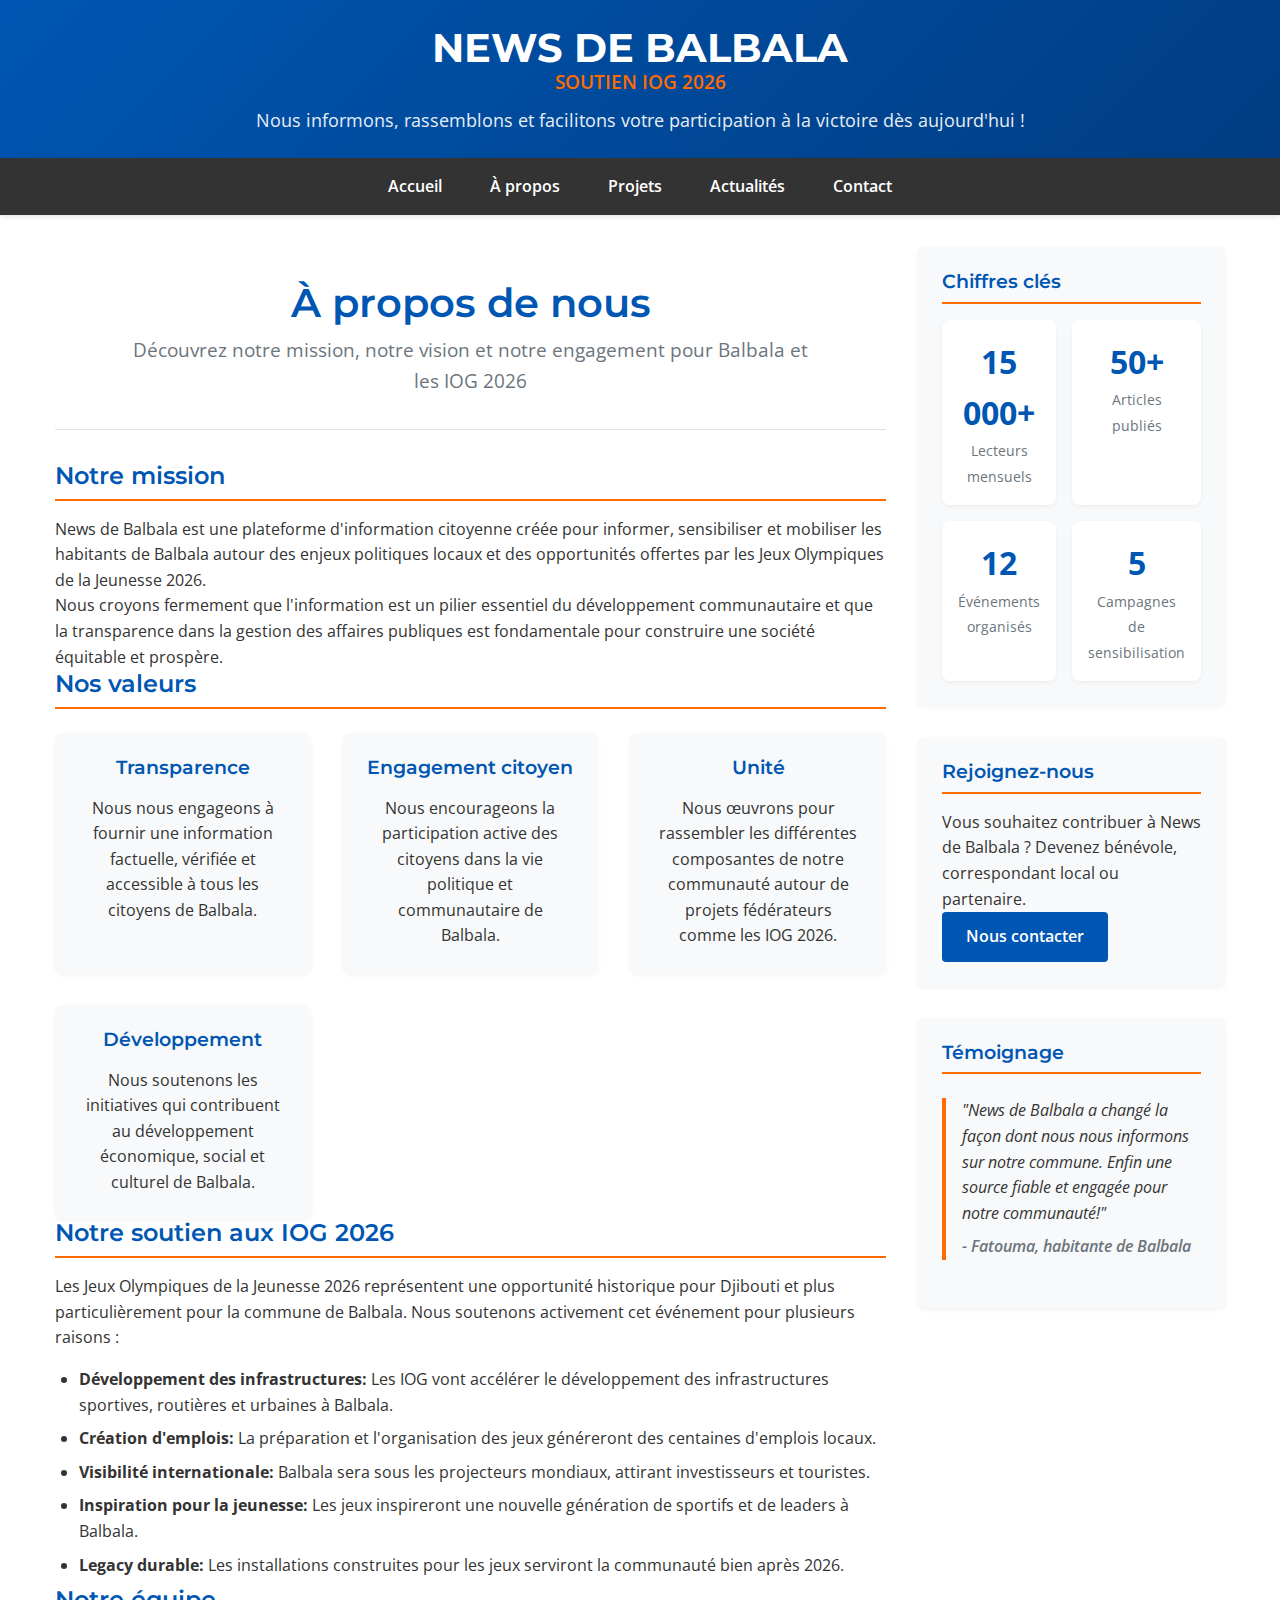
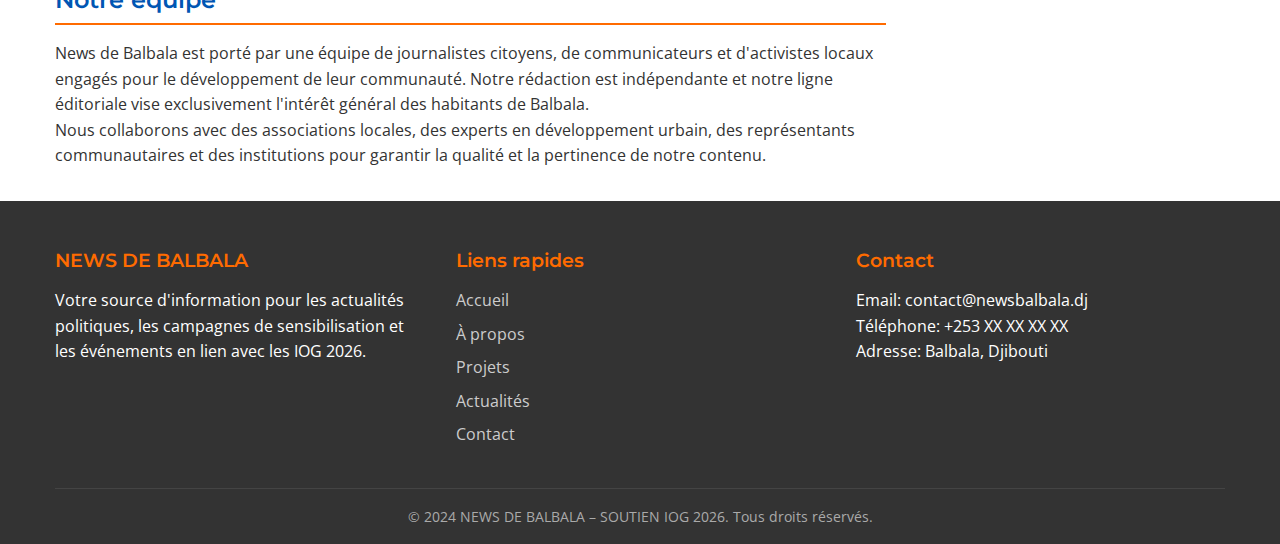
<file: about.html>
<!DOCTYPE html>
<html lang="fr">
<head>
    <meta charset="UTF-8">
    <meta name="viewport" content="width=device-width, initial-scale=1.0">
    <title>À propos - NEWS DE BALBALA</title>
    <link rel="stylesheet" href="style.css">
    <link href="https://fonts.googleapis.com/css2?family=Montserrat:wght@400;600;700&family=Open+Sans:wght@400;600&display=swap" rel="stylesheet">
</head>
<body>
    <header>
        <div class="container">
            <div class="logo-header">
                <h1>NEWS DE BALBALA</h1>
                <p class="tagline">SOUTIEN IOG 2026</p>
            </div>
            <p class="slogan">Nous informons, rassemblons et facilitons votre participation à la victoire dès aujourd'hui !</p>
        </div>
    </header>

    <nav>
        <div class="container">
            <ul>
                <li><a href="index.html">Accueil</a></li>
                <li><a href="about.html">À propos</a></li>
                <li><a href="projects.html">Projets</a></li>
                <li><a href="news.html">Actualités</a></li>
                <li><a href="contact.html">Contact</a></li>
            </ul>
        </div>
    </nav>

    <div class="container main-content">
        <main>
            <section class="page-header">
                <h1>À propos de nous</h1>
                <p>Découvrez notre mission, notre vision et notre engagement pour Balbala et les IOG 2026</p>
            </section>

            <section class="about-content">
                <div class="about-intro">
                    <h2>Notre mission</h2>
                    <p>News de Balbala est une plateforme d'information citoyenne créée pour informer, sensibiliser et mobiliser les habitants de Balbala autour des enjeux politiques locaux et des opportunités offertes par les Jeux Olympiques de la Jeunesse 2026.</p>
                    
                    <p>Nous croyons fermement que l'information est un pilier essentiel du développement communautaire et que la transparence dans la gestion des affaires publiques est fondamentale pour construire une société équitable et prospère.</p>
                </div>

                <div class="about-values">
                    <h2>Nos valeurs</h2>
                    <div class="values-grid">
                        <div class="value-item">
                            <h3>Transparence</h3>
                            <p>Nous nous engageons à fournir une information factuelle, vérifiée et accessible à tous les citoyens de Balbala.</p>
                        </div>
                        <div class="value-item">
                            <h3>Engagement citoyen</h3>
                            <p>Nous encourageons la participation active des citoyens dans la vie politique et communautaire de Balbala.</p>
                        </div>
                        <div class="value-item">
                            <h3>Unité</h3>
                            <p>Nous œuvrons pour rassembler les différentes composantes de notre communauté autour de projets fédérateurs comme les IOG 2026.</p>
                        </div>
                        <div class="value-item">
                            <h3>Développement</h3>
                            <p>Nous soutenons les initiatives qui contribuent au développement économique, social et culturel de Balbala.</p>
                        </div>
                    </div>
                </div>

                <div class="about-iog">
                    <h2>Notre soutien aux IOG 2026</h2>
                    <p>Les Jeux Olympiques de la Jeunesse 2026 représentent une opportunité historique pour Djibouti et plus particulièrement pour la commune de Balbala. Nous soutenons activement cet événement pour plusieurs raisons :</p>
                    
                    <ul>
                        <li><strong>Développement des infrastructures:</strong> Les IOG vont accélérer le développement des infrastructures sportives, routières et urbaines à Balbala.</li>
                        <li><strong>Création d'emplois:</strong> La préparation et l'organisation des jeux généreront des centaines d'emplois locaux.</li>
                        <li><strong>Visibilité internationale:</strong> Balbala sera sous les projecteurs mondiaux, attirant investisseurs et touristes.</li>
                        <li><strong>Inspiration pour la jeunesse:</strong> Les jeux inspireront une nouvelle génération de sportifs et de leaders à Balbala.</li>
                        <li><strong>Legacy durable:</strong> Les installations construites pour les jeux serviront la communauté bien après 2026.</li>
                    </ul>
                </div>

                <div class="team-section">
                    <h2>Notre équipe</h2>
                    <p>News de Balbala est porté par une équipe de journalistes citoyens, de communicateurs et d'activistes locaux engagés pour le développement de leur communauté. Notre rédaction est indépendante et notre ligne éditoriale vise exclusivement l'intérêt général des habitants de Balbala.</p>
                    
                    <p>Nous collaborons avec des associations locales, des experts en développement urbain, des représentants communautaires et des institutions pour garantir la qualité et la pertinence de notre contenu.</p>
                </div>
            </section>
        </main>

        <aside>
            <div class="sidebar-section">
                <h3>Chiffres clés</h3>
                <div class="stats">
                    <div class="stat">
                        <span class="number">15 000+</span>
                        <span class="label">Lecteurs mensuels</span>
                    </div>
                    <div class="stat">
                        <span class="number">50+</span>
                        <span class="label">Articles publiés</span>
                    </div>
                    <div class="stat">
                        <span class="number">12</span>
                        <span class="label">Événements organisés</span>
                    </div>
                    <div class="stat">
                        <span class="number">5</span>
                        <span class="label">Campagnes de sensibilisation</span>
                    </div>
                </div>
            </div>

            <div class="sidebar-section">
                <h3>Rejoignez-nous</h3>
                <p>Vous souhaitez contribuer à News de Balbala ? Devenez bénévole, correspondant local ou partenaire.</p>
                <a href="contact.html" class="btn">Nous contacter</a>
            </div>

            <div class="sidebar-section">
                <h3>Témoignage</h3>
                <blockquote>
                    <p>"News de Balbala a changé la façon dont nous nous informons sur notre commune. Enfin une source fiable et engagée pour notre communauté!"</p>
                    <cite>- Fatouma, habitante de Balbala</cite>
                </blockquote>
            </div>
        </aside>
    </div>

    <footer>
        <div class="container">
            <div class="footer-content">
                <div class="footer-section">
                    <h4>NEWS DE BALBALA</h4>
                    <p>Votre source d'information pour les actualités politiques, les campagnes de sensibilisation et les événements en lien avec les IOG 2026.</p>
                </div>
                <div class="footer-section">
                    <h4>Liens rapides</h4>
                    <ul>
                        <li><a href="index.html">Accueil</a></li>
                        <li><a href="about.html">À propos</a></li>
                        <li><a href="projects.html">Projets</a></li>
                        <li><a href="news.html">Actualités</a></li>
                        <li><a href="contact.html">Contact</a></li>
                    </ul>
                </div>
                <div class="footer-section">
                    <h4>Contact</h4>
                    <p>Email: contact@newsbalbala.dj</p>
                    <p>Téléphone: +253 XX XX XX XX</p>
                    <p>Adresse: Balbala, Djibouti</p>
                </div>
            </div>
            <div class="footer-bottom">
                <p>&copy; 2024 NEWS DE BALBALA – SOUTIEN IOG 2026. Tous droits réservés.</p>
            </div>
        </div>
    </footer>
</body>
</html>
</file>
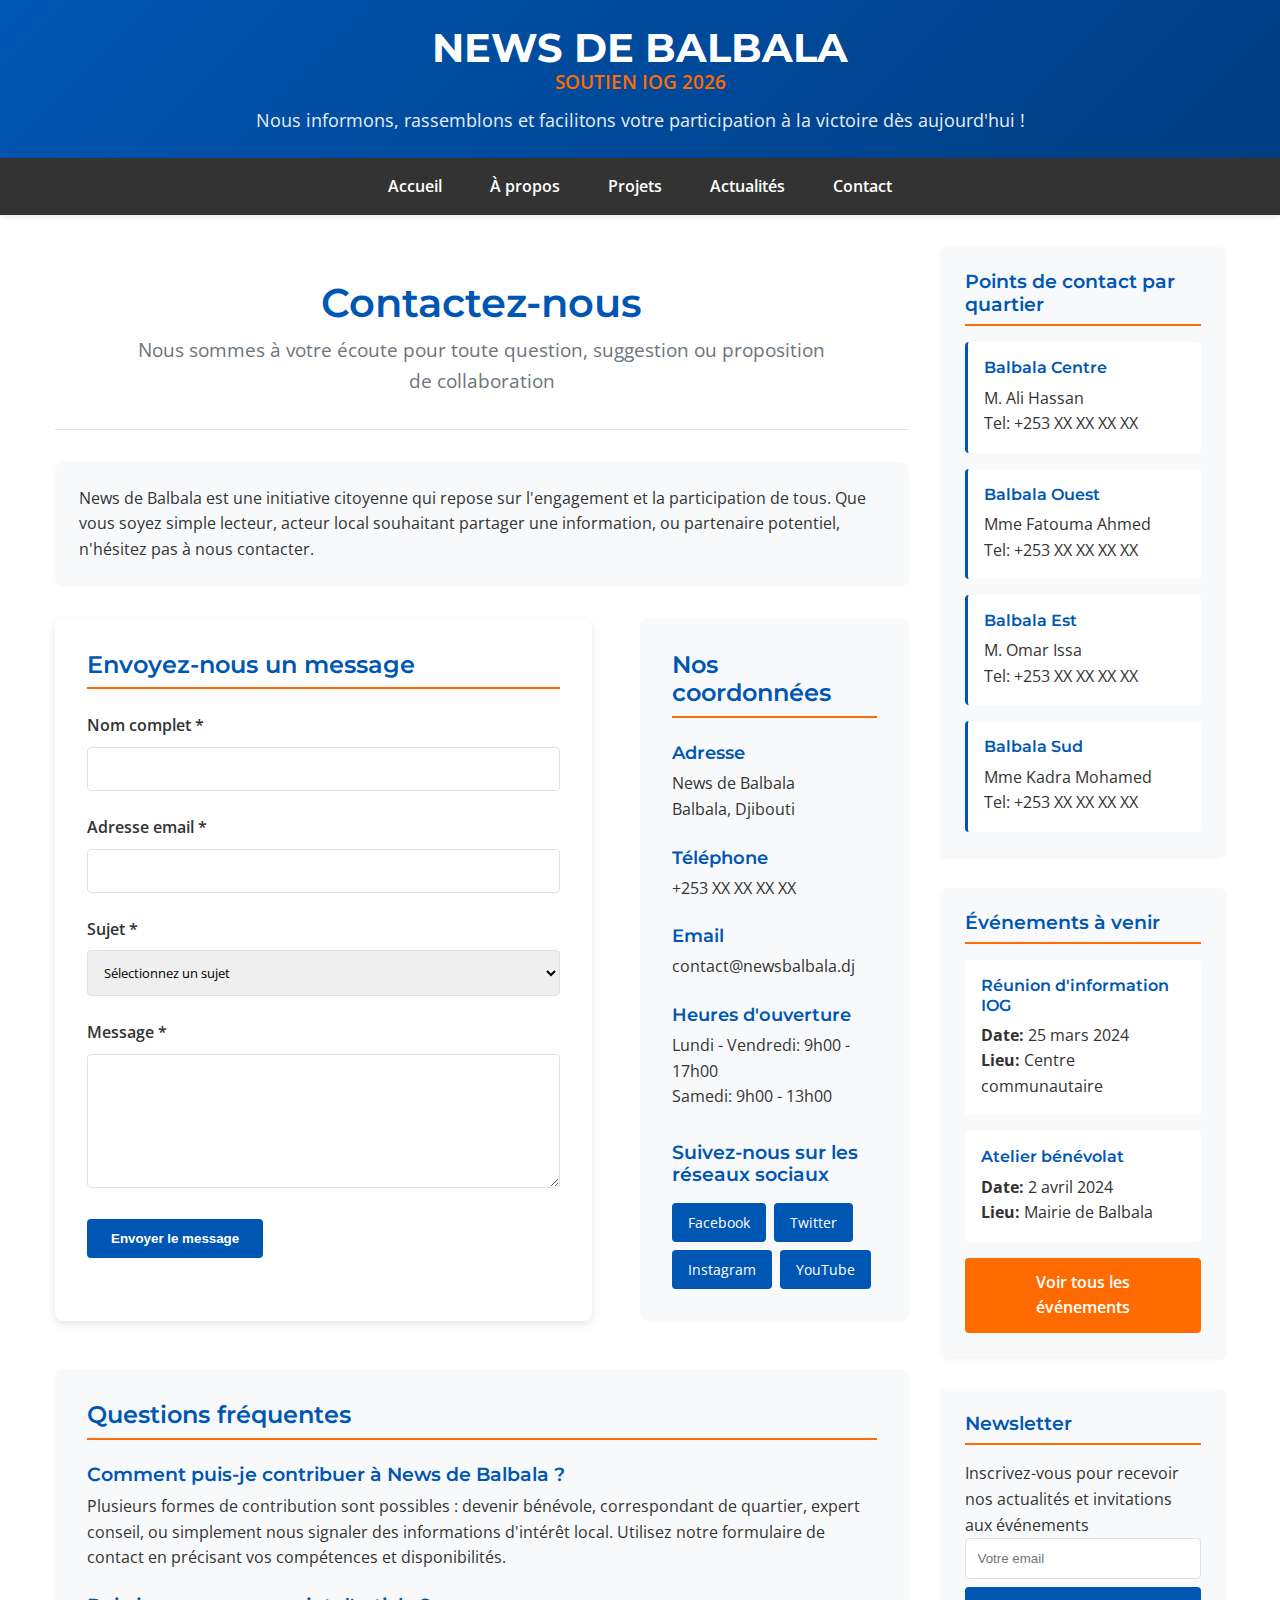
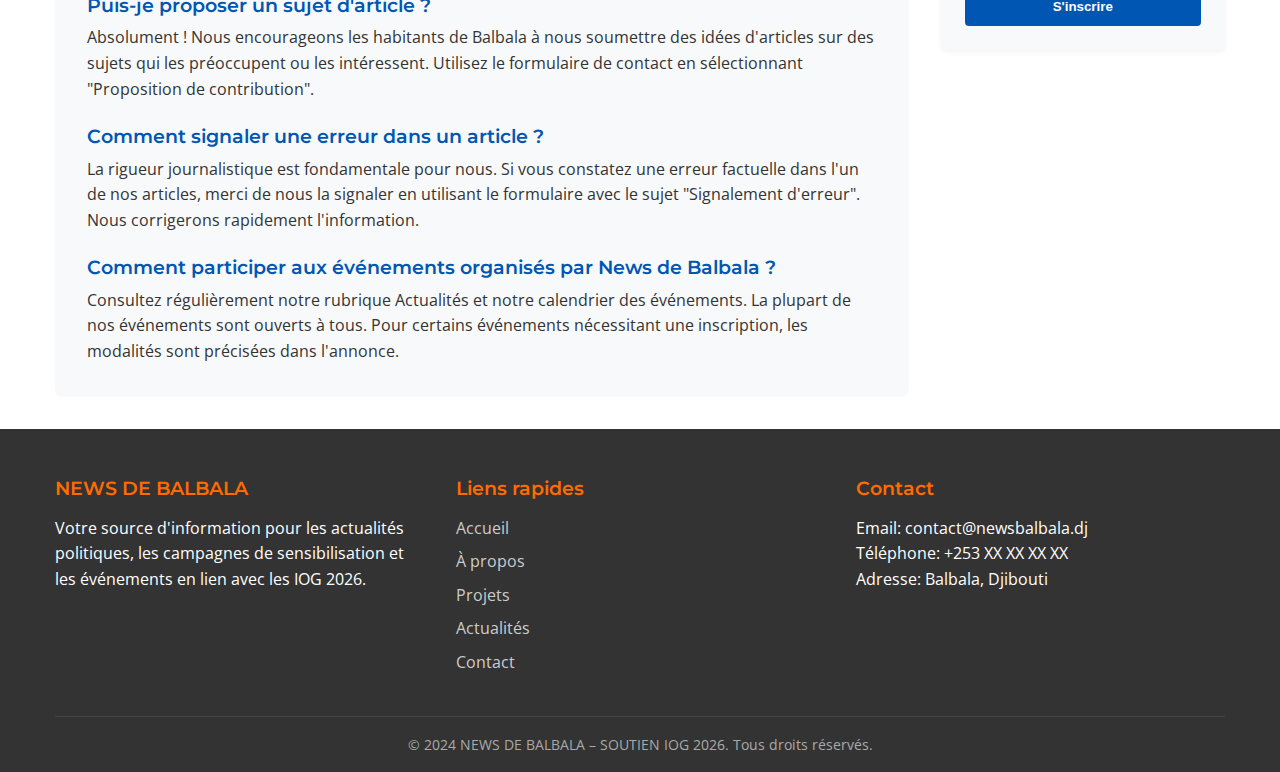
<file: contact.html>
<!DOCTYPE html>
<html lang="fr">
<head>
    <meta charset="UTF-8">
    <meta name="viewport" content="width=device-width, initial-scale=1.0">
    <title>Contact - NEWS DE BALBALA</title>
    <link rel="stylesheet" href="style.css">
    <link href="https://fonts.googleapis.com/css2?family=Montserrat:wght@400;600;700&family=Open+Sans:wght@400;600&display=swap" rel="stylesheet">
</head>
<body>
    <header>
        <div class="container">
            <div class="logo-header">
                <h1>NEWS DE BALBALA</h1>
                <p class="tagline">SOUTIEN IOG 2026</p>
            </div>
            <p class="slogan">Nous informons, rassemblons et facilitons votre participation à la victoire dès aujourd'hui !</p>
        </div>
    </header>

    <nav>
        <div class="container">
            <ul>
                <li><a href="index.html">Accueil</a></li>
                <li><a href="about.html">À propos</a></li>
                <li><a href="projects.html">Projets</a></li>
                <li><a href="news.html">Actualités</a></li>
                <li><a href="contact.html">Contact</a></li>
            </ul>
        </div>
    </nav>

    <div class="container main-content">
        <main>
            <section class="page-header">
                <h1>Contactez-nous</h1>
                <p>Nous sommes à votre écoute pour toute question, suggestion ou proposition de collaboration</p>
            </section>

            <section class="contact-content">
                <div class="contact-intro">
                    <p>News de Balbala est une initiative citoyenne qui repose sur l'engagement et la participation de tous. Que vous soyez simple lecteur, acteur local souhaitant partager une information, ou partenaire potentiel, n'hésitez pas à nous contacter.</p>
                </div>

                <div class="contact-methods">
                    <div class="contact-form-container">
                        <h2>Envoyez-nous un message</h2>
                        <form class="contact-form">
                            <div class="form-group">
                                <label for="name">Nom complet *</label>
                                <input type="text" id="name" name="name" required>
                            </div>
                            
                            <div class="form-group">
                                <label for="email">Adresse email *</label>
                                <input type="email" id="email" name="email" required>
                            </div>
                            
                            <div class="form-group">
                                <label for="subject">Sujet *</label>
                                <select id="subject" name="subject" required>
                                    <option value="">Sélectionnez un sujet</option>
                                    <option value="information">Demande d'information</option>
                                    <option value="suggestion">Suggestion ou idée</option>
                                    <option value="contribution">Proposition de contribution</option>
                                    <option value="partenariat">Partenariat</option>
                                    <option value="signalement">Signalement d'erreur</option>
                                    <option value="autre">Autre</option>
                                </select>
                            </div>
                            
                            <div class="form-group">
                                <label for="message">Message *</label>
                                <textarea id="message" name="message" rows="6" required></textarea>
                            </div>
                            
                            <button type="submit" class="btn">Envoyer le message</button>
                        </form>
                    </div>

                    <div class="contact-info">
                        <h2>Nos coordonnées</h2>
                        <div class="contact-details">
                            <div class="contact-item">
                                <h3>Adresse</h3>
                                <p>News de Balbala<br>Balbala, Djibouti</p>
                            </div>
                            
                            <div class="contact-item">
                                <h3>Téléphone</h3>
                                <p>+253 XX XX XX XX</p>
                            </div>
                            
                            <div class="contact-item">
                                <h3>Email</h3>
                                <p>contact@newsbalbala.dj</p>
                            </div>
                            
                            <div class="contact-item">
                                <h3>Heures d'ouverture</h3>
                                <p>Lundi - Vendredi: 9h00 - 17h00<br>Samedi: 9h00 - 13h00</p>
                            </div>
                        </div>

                        <div class="social-media">
                            <h3>Suivez-nous sur les réseaux sociaux</h3>
                            <div class="social-links">
                                <a href="#" class="social-link facebook">Facebook</a>
                                <a href="#" class="social-link twitter">Twitter</a>
                                <a href="#" class="social-link instagram">Instagram</a>
                                <a href="#" class="social-link youtube">YouTube</a>
                            </div>
                        </div>
                    </div>
                </div>

                <div class="contact-faq">
                    <h2>Questions fréquentes</h2>
                    <div class="faq-items">
                        <div class="faq-item">
                            <h3>Comment puis-je contribuer à News de Balbala ?</h3>
                            <p>Plusieurs formes de contribution sont possibles : devenir bénévole, correspondant de quartier, expert conseil, ou simplement nous signaler des informations d'intérêt local. Utilisez notre formulaire de contact en précisant vos compétences et disponibilités.</p>
                        </div>
                        
                        <div class="faq-item">
                            <h3>Puis-je proposer un sujet d'article ?</h3>
                            <p>Absolument ! Nous encourageons les habitants de Balbala à nous soumettre des idées d'articles sur des sujets qui les préoccupent ou les intéressent. Utilisez le formulaire de contact en sélectionnant "Proposition de contribution".</p>
                        </div>
                        
                        <div class="faq-item">
                            <h3>Comment signaler une erreur dans un article ?</h3>
                            <p>La rigueur journalistique est fondamentale pour nous. Si vous constatez une erreur factuelle dans l'un de nos articles, merci de nous la signaler en utilisant le formulaire avec le sujet "Signalement d'erreur". Nous corrigerons rapidement l'information.</p>
                        </div>
                        
                        <div class="faq-item">
                            <h3>Comment participer aux événements organisés par News de Balbala ?</h3>
                            <p>Consultez régulièrement notre rubrique Actualités et notre calendrier des événements. La plupart de nos événements sont ouverts à tous. Pour certains événements nécessitant une inscription, les modalités sont précisées dans l'annonce.</p>
                        </div>
                    </div>
                </div>
            </section>
        </main>

        <aside>
            <div class="sidebar-section">
                <h3>Points de contact par quartier</h3>
                <div class="neighborhood-contacts">
                    <div class="neighborhood">
                        <h4>Balbala Centre</h4>
                        <p>M. Ali Hassan<br>Tel: +253 XX XX XX XX</p>
                    </div>
                    <div class="neighborhood">
                        <h4>Balbala Ouest</h4>
                        <p>Mme Fatouma Ahmed<br>Tel: +253 XX XX XX XX</p>
                    </div>
                    <div class="neighborhood">
                        <h4>Balbala Est</h4>
                        <p>M. Omar Issa<br>Tel: +253 XX XX XX XX</p>
                    </div>
                    <div class="neighborhood">
                        <h4>Balbala Sud</h4>
                        <p>Mme Kadra Mohamed<br>Tel: +253 XX XX XX XX</p>
                    </div>
                </div>
            </div>

            <div class="sidebar-section">
                <h3>Événements à venir</h3>
                <div class="sidebar-events">
                    <div class="sidebar-event">
                        <h4>Réunion d'information IOG</h4>
                        <p><strong>Date:</strong> 25 mars 2024</p>
                        <p><strong>Lieu:</strong> Centre communautaire</p>
                    </div>
                    <div class="sidebar-event">
                        <h4>Atelier bénévolat</h4>
                        <p><strong>Date:</strong> 2 avril 2024</p>
                        <p><strong>Lieu:</strong> Mairie de Balbala</p>
                    </div>
                </div>
                <a href="news.html" class="btn secondary">Voir tous les événements</a>
            </div>

            <div class="sidebar-section">
                <h3>Newsletter</h3>
                <p>Inscrivez-vous pour recevoir nos actualités et invitations aux événements</p>
                <form class="newsletter-form">
                    <input type="email" placeholder="Votre email" required>
                    <button type="submit">S'inscrire</button>
                </form>
            </div>
        </aside>
    </div>

    <footer>
        <div class="container">
            <div class="footer-content">
                <div class="footer-section">
                    <h4>NEWS DE BALBALA</h4>
                    <p>Votre source d'information pour les actualités politiques, les campagnes de sensibilisation et les événements en lien avec les IOG 2026.</p>
                </div>
                <div class="footer-section">
                    <h4>Liens rapides</h4>
                    <ul>
                        <li><a href="index.html">Accueil</a></li>
                        <li><a href="about.html">À propos</a></li>
                        <li><a href="projects.html">Projets</a></li>
                        <li><a href="news.html">Actualités</a></li>
                        <li><a href="contact.html">Contact</a></li>
                    </ul>
                </div>
                <div class="footer-section">
                    <h4>Contact</h4>
                    <p>Email: contact@newsbalbala.dj</p>
                    <p>Téléphone: +253 XX XX XX XX</p>
                    <p>Adresse: Balbala, Djibouti</p>
                </div>
            </div>
            <div class="footer-bottom">
                <p>&copy; 2024 NEWS DE BALBALA – SOUTIEN IOG 2026. Tous droits réservés.</p>
            </div>
        </div>
    </footer>
</body>
</html>
</file>
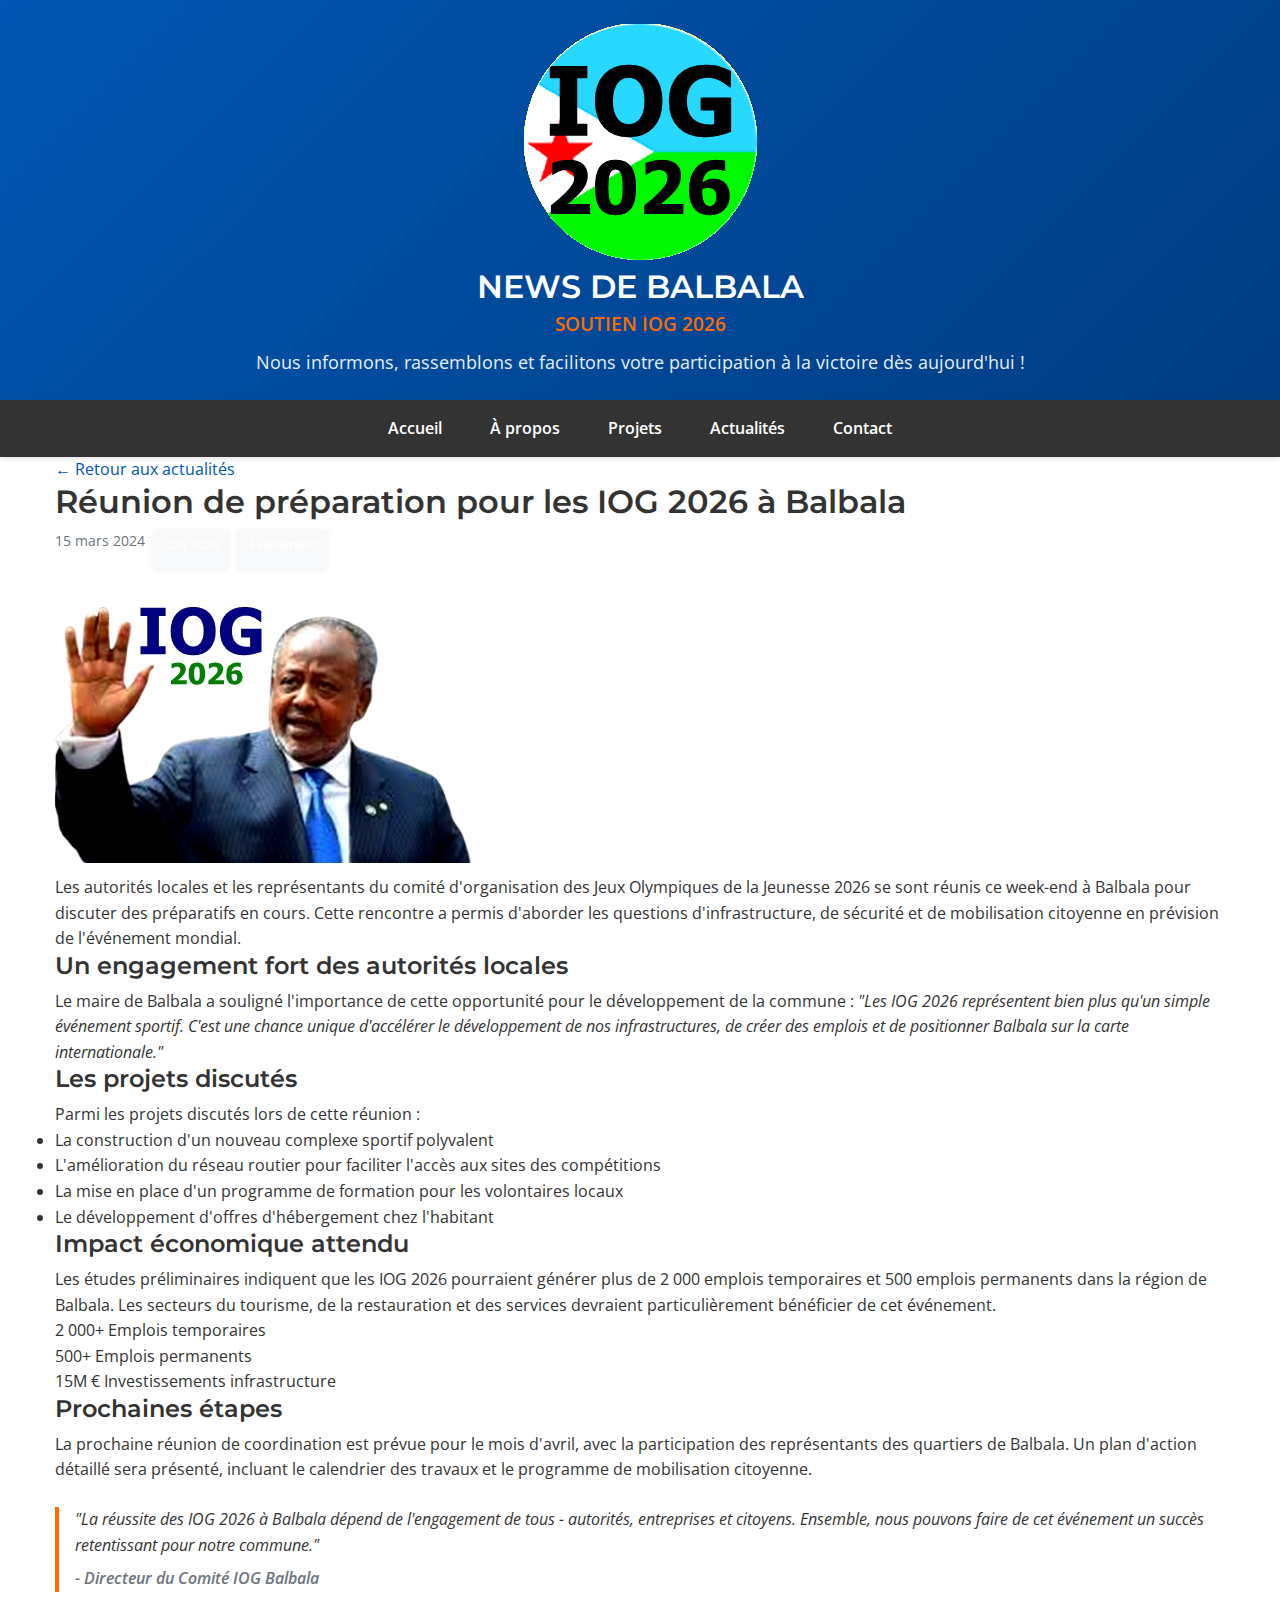
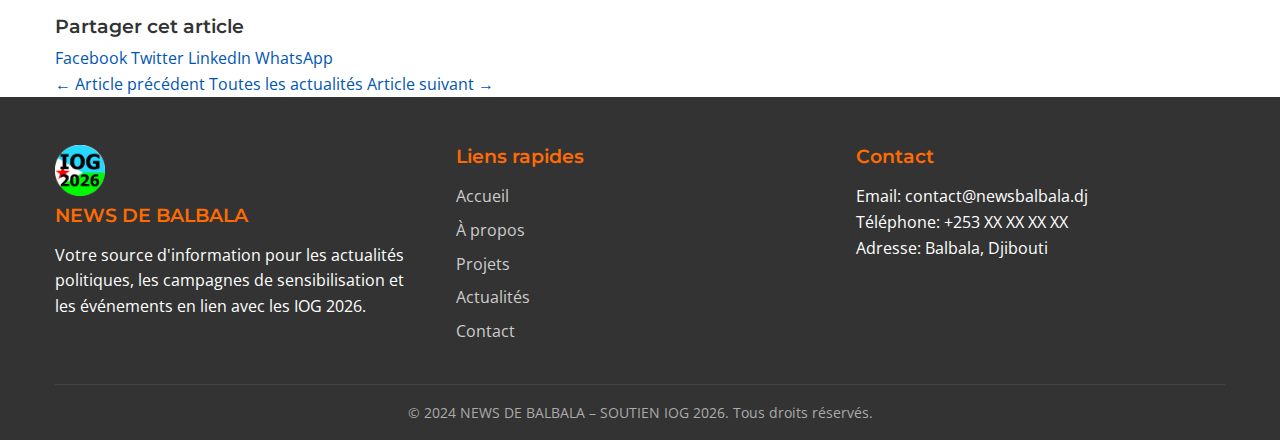
<file: articles/article1.html>
<!DOCTYPE html>
<html lang="fr">
<head>
    <meta charset="UTF-8">
    <meta name="viewport" content="width=device-width, initial-scale=1.0">
    <title>Réunion de préparation IOG 2026 - NEWS DE BALBALA</title>
    <link rel="stylesheet" href="../style.css">
    <link href="https://fonts.googleapis.com/css2?family=Montserrat:wght@400;600;700&family=Open+Sans:wght@400;600&display=swap" rel="stylesheet">
</head>
<body>
    <header>
        <div class="container">
            <div class="header-with-logo">
                <div class="logo-container">
                    <img src="../images/logo-balbala.png" alt="Logo News de Balbala" onerror="this.src='https://via.placeholder.com/80x80/0056b3/ffffff?text=NB'">
                </div>
                <div class="logo-text">
                    <h1>NEWS DE BALBALA</h1>
                    <p class="tagline">SOUTIEN IOG 2026</p>
                </div>
            </div>
            <p class="slogan">Nous informons, rassemblons et facilitons votre participation à la victoire dès aujourd'hui !</p>
        </div>
    </header>

    <nav>
        <div class="container">
            <ul>
                <li><a href="../index.html">Accueil</a></li>
                <li><a href="../about.html">À propos</a></li>
                <li><a href="../projects.html">Projets</a></li>
                <li><a href="../news.html">Actualités</a></li>
                <li><a href="../contact.html">Contact</a></li>
            </ul>
        </div>
    </nav>

    <div class="container">
        <article class="full-article">
            <div class="article-header">
                <a href="../news.html" class="back-link">← Retour aux actualités</a>
                <h1>Réunion de préparation pour les IOG 2026 à Balbala</h1>
                <div class="article-meta">
                    <span class="date">15 mars 2024</span>
                    <span class="category">IOG 2026</span>
                    <span class="category">Événement</span>
                </div>
            </div>

            <div class="article-hero-image">
                <img src="../images/news1.jpg" alt="Réunion de préparation IOG 2026" onerror="this.src='https://via.placeholder.com/800x400/0056b3/ffffff?text=IOG+2026'">
            </div>

            <div class="article-content">
                <p>Les autorités locales et les représentants du comité d'organisation des Jeux Olympiques de la Jeunesse 2026 se sont réunis ce week-end à Balbala pour discuter des préparatifs en cours. Cette rencontre a permis d'aborder les questions d'infrastructure, de sécurité et de mobilisation citoyenne en prévision de l'événement mondial.</p>
                
                <h2>Un engagement fort des autorités locales</h2>
                <p>Le maire de Balbala a souligné l'importance de cette opportunité pour le développement de la commune : <em>"Les IOG 2026 représentent bien plus qu'un simple événement sportif. C'est une chance unique d'accélérer le développement de nos infrastructures, de créer des emplois et de positionner Balbala sur la carte internationale."</em></p>
                
                <h2>Les projets discutés</h2>
                <p>Parmi les projets discutés lors de cette réunion :</p>
                <ul>
                    <li>La construction d'un nouveau complexe sportif polyvalent</li>
                    <li>L'amélioration du réseau routier pour faciliter l'accès aux sites des compétitions</li>
                    <li>La mise en place d'un programme de formation pour les volontaires locaux</li>
                    <li>Le développement d'offres d'hébergement chez l'habitant</li>
                </ul>
                
                <h2>Impact économique attendu</h2>
                <p>Les études préliminaires indiquent que les IOG 2026 pourraient générer plus de 2 000 emplois temporaires et 500 emplois permanents dans la région de Balbala. Les secteurs du tourisme, de la restauration et des services devraient particulièrement bénéficier de cet événement.</p>
                
                <div class="article-stats">
                    <div class="stat-box">
                        <span class="stat-number">2 000+</span>
                        <span class="stat-label">Emplois temporaires</span>
                    </div>
                    <div class="stat-box">
                        <span class="stat-number">500+</span>
                        <span class="stat-label">Emplois permanents</span>
                    </div>
                    <div class="stat-box">
                        <span class="stat-number">15M €</span>
                        <span class="stat-label">Investissements infrastructure</span>
                    </div>
                </div>
                
                <h2>Prochaines étapes</h2>
                <p>La prochaine réunion de coordination est prévue pour le mois d'avril, avec la participation des représentants des quartiers de Balbala. Un plan d'action détaillé sera présenté, incluant le calendrier des travaux et le programme de mobilisation citoyenne.</p>
                
                <blockquote>
                    <p>"La réussite des IOG 2026 à Balbala dépend de l'engagement de tous - autorités, entreprises et citoyens. Ensemble, nous pouvons faire de cet événement un succès retentissant pour notre commune."</p>
                    <cite>- Directeur du Comité IOG Balbala</cite>
                </blockquote>
            </div>

            <div class="article-footer">
                <div class="share-buttons">
                    <h3>Partager cet article</h3>
                    <div class="share-links">
                        <a href="#" class="share-btn facebook">Facebook</a>
                        <a href="#" class="share-btn twitter">Twitter</a>
                        <a href="#" class="share-btn linkedin">LinkedIn</a>
                        <a href="#" class="share-btn whatsapp">WhatsApp</a>
                    </div>
                </div>
                
                <div class="article-navigation">
                    <a href="#" class="nav-link prev">← Article précédent</a>
                    <a href="../news.html" class="nav-link all">Toutes les actualités</a>
                    <a href="#" class="nav-link next">Article suivant →</a>
                </div>
            </div>
        </article>
    </div>

    <footer>
        <div class="container">
            <div class="footer-content">
                <div class="footer-section">
                    <div class="footer-logo">
                        <img src="../images/logo-balbala.png" alt="Logo News de Balbala" width="50" onerror="this.src='https://via.placeholder.com/50x50/0056b3/ffffff?text=NB'">
                    </div>
                    <h4>NEWS DE BALBALA</h4>
                    <p>Votre source d'information pour les actualités politiques, les campagnes de sensibilisation et les événements en lien avec les IOG 2026.</p>
                </div>
                <div class="footer-section">
                    <h4>Liens rapides</h4>
                    <ul>
                        <li><a href="../index.html">Accueil</a></li>
                        <li><a href="../about.html">À propos</a></li>
                        <li><a href="../projects.html">Projets</a></li>
                        <li><a href="../news.html">Actualités</a></li>
                        <li><a href="../contact.html">Contact</a></li>
                    </ul>
                </div>
                <div class="footer-section">
                    <h4>Contact</h4>
                    <p>Email: contact@newsbalbala.dj</p>
                    <p>Téléphone: +253 XX XX XX XX</p>
                    <p>Adresse: Balbala, Djibouti</p>
                </div>
            </div>
            <div class="footer-bottom">
                <p>&copy; 2024 NEWS DE BALBALA – SOUTIEN IOG 2026. Tous droits réservés.</p>
            </div>
        </div>
    </footer>
</body>
</html>
</file>
<file: style.css>
/* Reset et styles de base */
* {
    margin: 0;
    padding: 0;
    box-sizing: border-box;
}

:root {
    --primary-color: #0056b3;
    --secondary-color: #ff6b00;
    --dark-color: #333;
    --light-color: #f8f9fa;
    --gray-color: #6c757d;
    --border-color: #dee2e6;
    --success-color: #28a745;
    --warning-color: #ffc107;
    --danger-color: #dc3545;
}

body {
    font-family: 'Open Sans', sans-serif;
    line-height: 1.6;
    color: var(--dark-color);
    background-color: #fff;
}

h1, h2, h3, h4, h5, h6 {
    font-family: 'Montserrat', sans-serif;
    font-weight: 600;
    margin-bottom: 0.5rem;
    line-height: 1.2;
}

a {
    text-decoration: none;
    color: var(--primary-color);
    transition: color 0.3s;
}

a:hover {
    color: var(--secondary-color);
}

.container {
    width: 100%;
    max-width: 1200px;
    margin: 0 auto;
    padding: 0 15px;
}

/* Header */
header {
    background: linear-gradient(135deg, var(--primary-color), #003d82);
    color: white;
    padding: 1.5rem 0;
    text-align: center;
}

.logo-header h1 {
    font-size: 2.5rem;
    margin-bottom: 0;
    font-weight: 700;
}

.tagline {
    font-size: 1.2rem;
    font-weight: 600;
    color: var(--secondary-color);
    margin-top: -5px;
}

.slogan {
    font-size: 1.1rem;
    margin-top: 0.5rem;
    opacity: 0.9;
}

/* Navigation */
nav {
    background-color: var(--dark-color);
    padding: 0;
    box-shadow: 0 2px 5px rgba(0,0,0,0.1);
}

nav ul {
    display: flex;
    list-style: none;
    justify-content: center;
}

nav ul li {
    margin: 0;
}

nav ul li a {
    display: block;
    color: white;
    padding: 1rem 1.5rem;
    font-weight: 600;
    transition: background-color 0.3s;
}

nav ul li a:hover {
    background-color: var(--primary-color);
    color: white;
}

/* Main content layout */
.main-content {
    display: flex;
    margin: 2rem auto;
    gap: 2rem;
}

main {
    flex: 3;
}

aside {
    flex: 1;
}

/* Sidebar sections */
.sidebar-section {
    background-color: var(--light-color);
    border-radius: 5px;
    padding: 1.5rem;
    margin-bottom: 2rem;
    box-shadow: 0 2px 5px rgba(0,0,0,0.05);
}

.sidebar-section h3 {
    color: var(--primary-color);
    margin-bottom: 1rem;
    border-bottom: 2px solid var(--secondary-color);
    padding-bottom: 0.5rem;
}

/* Buttons */
.btn {
    display: inline-block;
    background-color: var(--primary-color);
    color: white;
    padding: 0.75rem 1.5rem;
    border-radius: 4px;
    font-weight: 600;
    border: none;
    cursor: pointer;
    transition: background-color 0.3s;
    text-align: center;
}

.btn:hover {
    background-color: #004494;
    color: white;
}

.btn.secondary {
    background-color: var(--secondary-color);
}

.btn.secondary:hover {
    background-color: #e55a00;
}

/* Hero section */
.hero {
    text-align: center;
    padding: 3rem 2rem;
    background: linear-gradient(rgba(0,86,179,0.1), rgba(255,107,0,0.05));
    border-radius: 8px;
    margin-bottom: 2rem;
}

.hero h2 {
    font-size: 2.2rem;
    margin-bottom: 1rem;
    color: var(--primary-color);
}

.hero p {
    font-size: 1.2rem;
    max-width: 800px;
    margin: 0 auto 2rem;
}

.cta-buttons {
    display: flex;
    gap: 1rem;
    justify-content: center;
    flex-wrap: wrap;
}

/* News grid */
.news-grid {
    display: grid;
    grid-template-columns: repeat(auto-fill, minmax(300px, 1fr));
    gap: 2rem;
    margin-bottom: 3rem;
}

.news-card {
    background-color: white;
    border-radius: 8px;
    overflow: hidden;
    box-shadow: 0 3px 10px rgba(0,0,0,0.1);
    transition: transform 0.3s, box-shadow 0.3s;
}

.news-card:hover {
    transform: translateY(-5px);
    box-shadow: 0 5px 15px rgba(0,0,0,0.15);
}

.news-image {
    height: 200px;
    overflow: hidden;
}

.news-image img {
    width: 100%;
    height: 100%;
    object-fit: cover;
    transition: transform 0.5s;
}

.news-card:hover .news-image img {
    transform: scale(1.05);
}

.news-content {
    padding: 1.5rem;
}

.news-content h3 {
    margin-bottom: 0.5rem;
    font-size: 1.3rem;
}

.date {
    color: var(--gray-color);
    font-size: 0.9rem;
    margin-bottom: 1rem;
    display: block;
}

.read-more {
    display: inline-block;
    margin-top: 1rem;
    font-weight: 600;
    color: var(--primary-color);
}

.read-more:hover {
    color: var(--secondary-color);
}

/* Events section */
.upcoming-events {
    margin-bottom: 3rem;
}

.events-list {
    display: flex;
    flex-direction: column;
    gap: 1.5rem;
}

.event {
    display: flex;
    background-color: white;
    border-radius: 8px;
    overflow: hidden;
    box-shadow: 0 2px 5px rgba(0,0,0,0.1);
}

.event-date {
    background-color: var(--primary-color);
    color: white;
    padding: 1rem;
    display: flex;
    flex-direction: column;
    align-items: center;
    justify-content: center;
    min-width: 80px;
}

.event-date .day {
    font-size: 1.8rem;
    font-weight: 700;
    line-height: 1;
}

.event-date .month {
    font-size: 0.9rem;
    text-transform: uppercase;
}

.event-details {
    padding: 1.5rem;
    flex: 1;
}

.event-details h3 {
    margin-bottom: 0.5rem;
    color: var(--primary-color);
}

/* Gallery */
.gallery {
    display: grid;
    grid-template-columns: repeat(2, 1fr);
    gap: 0.5rem;
}

.gallery img {
    width: 100%;
    height: 100px;
    object-fit: cover;
    border-radius: 4px;
    transition: transform 0.3s;
}

.gallery img:hover {
    transform: scale(1.05);
}

/* Videos */
.video {
    margin-bottom: 1.5rem;
}

.video iframe {
    width: 100%;
    height: 200px;
    border-radius: 4px;
}

.video p {
    margin-top: 0.5rem;
    font-size: 0.9rem;
}

/* Newsletter form */
.newsletter-form {
    display: flex;
    flex-direction: column;
    gap: 0.5rem;
}

.newsletter-form input {
    padding: 0.75rem;
    border: 1px solid var(--border-color);
    border-radius: 4px;
}

.newsletter-form button {
    background-color: var(--primary-color);
    color: white;
    border: none;
    padding: 0.75rem;
    border-radius: 4px;
    cursor: pointer;
    font-weight: 600;
    transition: background-color 0.3s;
}

.newsletter-form button:hover {
    background-color: #004494;
}

/* Footer */
footer {
    background-color: var(--dark-color);
    color: white;
    padding: 3rem 0 1rem;
}

.footer-content {
    display: grid;
    grid-template-columns: repeat(auto-fit, minmax(250px, 1fr));
    gap: 2rem;
    margin-bottom: 2rem;
}

.footer-section h4 {
    color: var(--secondary-color);
    margin-bottom: 1rem;
    font-size: 1.2rem;
}

.footer-section ul {
    list-style: none;
}

.footer-section ul li {
    margin-bottom: 0.5rem;
}

.footer-section ul li a {
    color: #ccc;
}

.footer-section ul li a:hover {
    color: white;
}

.footer-bottom {
    border-top: 1px solid #444;
    padding-top: 1rem;
    text-align: center;
    color: #aaa;
    font-size: 0.9rem;
}

/* Page header */
.page-header {
    text-align: center;
    padding: 2rem 0;
    margin-bottom: 2rem;
    border-bottom: 1px solid var(--border-color);
}

.page-header h1 {
    font-size: 2.5rem;
    color: var(--primary-color);
    margin-bottom: 0.5rem;
}

.page-header p {
    font-size: 1.2rem;
    color: var(--gray-color);
    max-width: 700px;
    margin: 0 auto;
}

/* About page styles */
.about-content section {
    margin-bottom: 3rem;
}

.about-intro h2, .about-values h2, .about-iog h2, .team-section h2 {
    color: var(--primary-color);
    margin-bottom: 1rem;
    border-bottom: 2px solid var(--secondary-color);
    padding-bottom: 0.5rem;
}

.values-grid {
    display: grid;
    grid-template-columns: repeat(auto-fit, minmax(250px, 1fr));
    gap: 2rem;
    margin-top: 1.5rem;
}

.value-item {
    background-color: var(--light-color);
    padding: 1.5rem;
    border-radius: 8px;
    text-align: center;
    box-shadow: 0 2px 5px rgba(0,0,0,0.05);
}

.value-item h3 {
    color: var(--primary-color);
    margin-bottom: 1rem;
}

.about-iog ul {
    margin-left: 1.5rem;
    margin-top: 1rem;
}

.about-iog li {
    margin-bottom: 0.5rem;
}

.stats {
    display: grid;
    grid-template-columns: repeat(2, 1fr);
    gap: 1rem;
}

.stat {
    text-align: center;
    padding: 1rem;
    background-color: white;
    border-radius: 8px;
    box-shadow: 0 2px 5px rgba(0,0,0,0.05);
}

.stat .number {
    display: block;
    font-size: 2rem;
    font-weight: 700;
    color: var(--primary-color);
}

.stat .label {
    font-size: 0.9rem;
    color: var(--gray-color);
}

blockquote {
    border-left: 4px solid var(--secondary-color);
    padding-left: 1rem;
    margin: 1.5rem 0;
    font-style: italic;
}

cite {
    display: block;
    margin-top: 0.5rem;
    font-weight: 600;
    color: var(--gray-color);
}

/* Projects page styles */
.project-categories {
    margin-bottom: 3rem;
}

.categories-grid {
    display: grid;
    grid-template-columns: repeat(auto-fit, minmax(300px, 1fr));
    gap: 2rem;
    margin-top: 1.5rem;
}

.category {
    background-color: var(--light-color);
    padding: 1.5rem;
    border-radius: 8px;
    text-align: center;
    box-shadow: 0 2px 5px rgba(0,0,0,0.05);
}

.category h3 {
    color: var(--primary-color);
    margin-bottom: 1rem;
}

.project-detail {
    display: flex;
    gap: 2rem;
    margin-bottom: 3rem;
    padding-bottom: 2rem;
    border-bottom: 1px solid var(--border-color);
}

.project-image {
    flex: 1;
}

.project-image img {
    width: 100%;
    height: 250px;
    object-fit: cover;
    border-radius: 8px;
}

.project-info {
    flex: 2;
}

.project-status {
    color: var(--secondary-color);
    font-weight: 600;
    margin-bottom: 1rem;
    display: block;
}

.project-objectives {
    margin: 1.5rem 0;
}

.project-objectives h4 {
    color: var(--primary-color);
    margin-bottom: 0.5rem;
}

.project-objectives ul {
    margin-left: 1.5rem;
}

.project-objectives li {
    margin-bottom: 0.3rem;
}

.progress-bar {
    height: 10px;
    background-color: #e9ecef;
    border-radius: 5px;
    margin: 0.5rem 0;
    overflow: hidden;
}

.progress {
    height: 100%;
    background-color: var(--success-color);
    border-radius: 5px;
}

.project-cards {
    display: grid;
    grid-template-columns: repeat(auto-fit, minmax(250px, 1fr));
    gap: 1.5rem;
    margin-top: 1.5rem;
}

.project-card {
    background-color: var(--light-color);
    padding: 1.5rem;
    border-radius: 8px;
    box-shadow: 0 2px 5px rgba(0,0,0,0.05);
}

.project-card h3 {
    color: var(--primary-color);
    margin-bottom: 1rem;
}

.project-date {
    display: inline-block;
    background-color: var(--primary-color);
    color: white;
    padding: 0.3rem 0.7rem;
    border-radius: 4px;
    font-size: 0.8rem;
    margin-top: 1rem;
}

.participation-options {
    margin: 1rem 0;
    list-style: none;
}

.participation-options li {
    padding: 0.5rem 0;
    border-bottom: 1px dashed var(--border-color);
}

.participation-options li:last-child {
    border-bottom: none;
}

.completed-projects {
    display: flex;
    flex-direction: column;
    gap: 1rem;
}

.completed-project {
    padding: 1rem;
    background-color: white;
    border-radius: 4px;
    border-left: 3px solid var(--success-color);
}

.completed-project h4 {
    color: var(--primary-color);
    margin-bottom: 0.5rem;
}

.documents-list {
    list-style: none;
}

.documents-list li {
    margin-bottom: 0.7rem;
    padding-bottom: 0.7rem;
    border-bottom: 1px dashed var(--border-color);
}

.documents-list li:last-child {
    border-bottom: none;
    margin-bottom: 0;
    padding-bottom: 0;
}

/* News page styles */
.news-filters {
    margin-bottom: 2rem;
    padding: 1.5rem;
    background-color: var(--light-color);
    border-radius: 8px;
}

.filter-buttons {
    display: flex;
    flex-wrap: wrap;
    gap: 0.5rem;
    margin-top: 1rem;
}

.filter-btn {
    padding: 0.5rem 1rem;
    background-color: white;
    border: 1px solid var(--border-color);
    border-radius: 4px;
    cursor: pointer;
    transition: all 0.3s;
}

.filter-btn.active, .filter-btn:hover {
    background-color: var(--primary-color);
    color: white;
    border-color: var(--primary-color);
}

.news-articles {
    margin-bottom: 3rem;
}

.news-article {
    margin-bottom: 3rem;
    padding-bottom: 2rem;
    border-bottom: 1px solid var(--border-color);
}

.article-image {
    margin-bottom: 1.5rem;
}

.article-image img {
    width: 100%;
    height: 400px;
    object-fit: cover;
    border-radius: 8px;
}

.article-meta {
    display: flex;
    flex-wrap: wrap;
    gap: 0.5rem;
    margin-bottom: 1rem;
}

.category {
    padding: 0.3rem 0.7rem;
    border-radius: 4px;
    font-size: 0.8rem;
    font-weight: 600;
    color: white;
}

.category.politique {
    background-color: var(--primary-color);
}

.category.iog {
    background-color: var(--secondary-color);
}

.category.sensitisation {
    background-color: var(--success-color);
}

.category.evenement {
    background-color: var(--warning-color);
    color: var(--dark-color);
}

.news-article h2 {
    font-size: 1.8rem;
    color: var(--primary-color);
    margin-bottom: 1rem;
}

.news-article h3 {
    color: var(--dark-color);
    margin: 1.5rem 0 0.5rem;
}

.news-article ul, .news-article ol {
    margin-left: 1.5rem;
    margin-bottom: 1rem;
}

.news-article li {
    margin-bottom: 0.5rem;
}

table {
    width: 100%;
    border-collapse: collapse;
    margin: 1.5rem 0;
}

table th, table td {
    padding: 0.75rem;
    text-align: left;
    border-bottom: 1px solid var(--border-color);
}

table th {
    background-color: var(--light-color);
    font-weight: 600;
}

.training-schedule {
    display: flex;
    flex-direction: column;
    gap: 1rem;
    margin: 1.5rem 0;
}

.training-session {
    padding: 1rem;
    background-color: var(--light-color);
    border-radius: 4px;
}

.training-session h4 {
    color: var(--primary-color);
    margin-bottom: 0.5rem;
}

.pagination {
    display: flex;
    justify-content: center;
    gap: 0.5rem;
    margin-top: 2rem;
}

.page-link {
    display: inline-block;
    padding: 0.5rem 1rem;
    border: 1px solid var(--border-color);
    border-radius: 4px;
    color: var(--dark-color);
}

.page-link.active, .page-link:hover {
    background-color: var(--primary-color);
    color: white;
    border-color: var(--primary-color);
}

.page-link.next {
    padding: 0.5rem 1.5rem;
}

.sidebar-news {
    display: flex;
    flex-direction: column;
    gap: 1rem;
}

.sidebar-news-item {
    padding-bottom: 1rem;
    border-bottom: 1px dashed var(--border-color);
}

.sidebar-news-item:last-child {
    border-bottom: none;
    padding-bottom: 0;
}

.sidebar-news-item h4 {
    margin-bottom: 0.3rem;
}

.sidebar-news-item h4 a {
    color: var(--dark-color);
}

.sidebar-news-item h4 a:hover {
    color: var(--primary-color);
}

.archive-select {
    width: 100%;
    padding: 0.75rem;
    border: 1px solid var(--border-color);
    border-radius: 4px;
    background-color: white;
}

/* Contact page styles */
.contact-intro {
    margin-bottom: 2rem;
    padding: 1.5rem;
    background-color: var(--light-color);
    border-radius: 8px;
}

.contact-methods {
    display: grid;
    grid-template-columns: 2fr 1fr;
    gap: 3rem;
    margin-bottom: 3rem;
}

.contact-form-container {
    background-color: white;
    padding: 2rem;
    border-radius: 8px;
    box-shadow: 0 3px 10px rgba(0,0,0,0.1);
}

.contact-form-container h2 {
    color: var(--primary-color);
    margin-bottom: 1.5rem;
    border-bottom: 2px solid var(--secondary-color);
    padding-bottom: 0.5rem;
}

.form-group {
    margin-bottom: 1.5rem;
}

.form-group label {
    display: block;
    margin-bottom: 0.5rem;
    font-weight: 600;
}

.form-group input, .form-group select, .form-group textarea {
    width: 100%;
    padding: 0.75rem;
    border: 1px solid var(--border-color);
    border-radius: 4px;
    font-family: 'Open Sans', sans-serif;
}

.form-group textarea {
    resize: vertical;
}

.contact-info {
    background-color: var(--light-color);
    padding: 2rem;
    border-radius: 8px;
}

.contact-info h2 {
    color: var(--primary-color);
    margin-bottom: 1.5rem;
    border-bottom: 2px solid var(--secondary-color);
    padding-bottom: 0.5rem;
}

.contact-details {
    margin-bottom: 2rem;
}

.contact-item {
    margin-bottom: 1.5rem;
}

.contact-item h3 {
    color: var(--primary-color);
    margin-bottom: 0.5rem;
    font-size: 1.1rem;
}

.social-media h3 {
    color: var(--primary-color);
    margin-bottom: 1rem;
}

.social-links {
    display: flex;
    flex-wrap: wrap;
    gap: 0.5rem;
}

.social-link {
    display: inline-block;
    padding: 0.5rem 1rem;
    background-color: var(--primary-color);
    color: white;
    border-radius: 4px;
    font-size: 0.9rem;
}

.social-link:hover {
    background-color: #004494;
    color: white;
}

.contact-faq {
    background-color: var(--light-color);
    padding: 2rem;
    border-radius: 8px;
}

.contact-faq h2 {
    color: var(--primary-color);
    margin-bottom: 1.5rem;
    border-bottom: 2px solid var(--secondary-color);
    padding-bottom: 0.5rem;
}

.faq-items {
    display: flex;
    flex-direction: column;
    gap: 1.5rem;
}

.faq-item h3 {
    color: var(--primary-color);
    margin-bottom: 0.5rem;
}

.neighborhood-contacts {
    display: flex;
    flex-direction: column;
    gap: 1rem;
}

.neighborhood {
    padding: 1rem;
    background-color: white;
    border-radius: 4px;
    border-left: 3px solid var(--primary-color);
}

.neighborhood h4 {
    color: var(--primary-color);
    margin-bottom: 0.5rem;
}

.sidebar-events {
    display: flex;
    flex-direction: column;
    gap: 1rem;
    margin-bottom: 1rem;
}

.sidebar-event {
    padding: 1rem;
    background-color: white;
    border-radius: 4px;
}

.sidebar-event h4 {
    color: var(--primary-color);
    margin-bottom: 0.5rem;
}

/* Responsive design */
@media (max-width: 992px) {
    .main-content {
        flex-direction: column;
    }
    
    .contact-methods {
        grid-template-columns: 1fr;
    }
    
    .project-detail {
        flex-direction: column;
    }
}

@media (max-width: 768px) {
    nav ul {
        flex-direction: column;
    }
    
    .news-grid {
        grid-template-columns: 1fr;
    }
    
    .event {
        flex-direction: column;
    }
    
    .event-date {
        flex-direction: row;
        justify-content: center;
        gap: 1rem;
        min-width: auto;
    }
    
    .values-grid, .categories-grid, .project-cards {
        grid-template-columns: 1fr;
    }
    
    .cta-buttons {
        flex-direction: column;
        align-items: center;
    }
    
    .footer-content {
        grid-template-columns: 1fr;
    }
}

@media (max-width: 576px) {
    .logo-header h1 {
        font-size: 2rem;
    }
    
    .tagline {
        font-size: 1rem;
    }
    
    .slogan {
        font-size: 1rem;
    }
    
    .hero h2 {
        font-size: 1.8rem;
    }
    
    .page-header h1 {
        font-size: 2rem;
    }
    
    .filter-buttons {
        flex-direction: column;
    }
    
    .filter-btn {
        text-align: center;
    }
}
</file>
